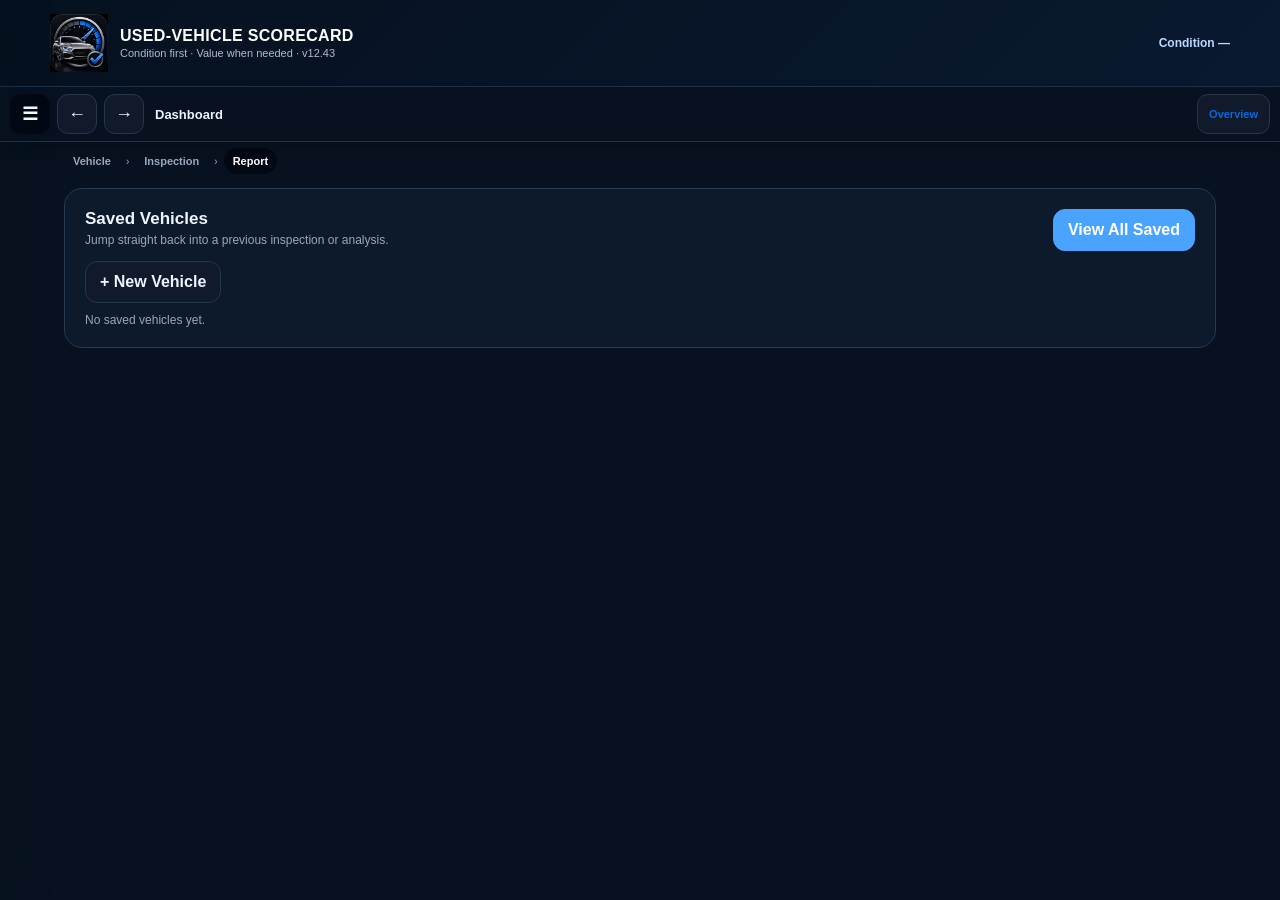
<file: index.html>
<!doctype html>
<html lang="en" data-theme="light">
<head>
  <meta charset="utf-8">
  <meta name="viewport" content="width=device-width,initial-scale=1,viewport-fit=cover">
  <meta name="theme-color" content="#08111f">
  <meta name="apple-mobile-web-app-capable" content="yes">
  <meta name="apple-mobile-web-app-title" content="Vehicle Scorecard">
  <link rel="apple-touch-icon" href="icon-180.png">
<link rel="icon" type="image/png" sizes="192x192" href="icon-192.png">
  <link rel="manifest" href="manifest.webmanifest">
  <link rel="stylesheet" href="styles.css">
  <title>Used-Vehicle Scorecard</title>
  <link rel="stylesheet" href="progressive-v1214.css">
  <link rel="stylesheet" href="coverage-v1215.css">
</head>
<body>
  <header class="app-header">
    <div class="brand">
      <div class="brandmark">✓</div>
      <div>
        <h1>USED-VEHICLE SCORECARD</h1>
        <div class="sub">Condition first · Value when needed · <span id="buildLabel">v11.0</span></div>
      </div>
      <div class="score" id="topScore">Condition —</div>
    </div>
  </header>

  <div id="appControlbar" class="app-controlbar no-print">
    <button id="appMenu" class="menu-btn" aria-label="Open menu">☰</button>
    <button id="appBack" aria-label="Back">←</button>
    <button id="appForward" aria-label="Forward">→</button>
    <div id="appPageName" class="page-name">Dashboard</div>
    <div class="control-spacer"></div>
    <button id="appOverview" class="compact-action">Overview</button>
  </div>

  <div id="workflowStrip" class="workflow-strip no-print"></div>

  <main class="shell">
    <section id="homePage" class="page active">
      <div id="quickSaved" class="card"></div>

      <div class="dashboard-grid">
        <div class="card dash-main">
          <div>
            <div class="eyebrow">VEHICLE ASSESSMENT WORKSPACE</div>
            <h2>Condition first.<br>Numbers when you need them.</h2>
            <p>
              Build a defensible vehicle condition scorecard first.
              Add recon, local market references and buy/sell analysis only when needed.
            </p>
          </div>

          <div class="start-grid">
            <button class="start-card" data-start-layer="condition">
              <b>Condition Assessment</b>
              <span>Inspect, score and document the vehicle.</span>
            </button>

            <button class="start-card" data-start-layer="value">
              <b>Condition + Value</b>
              <span>Add recon, market and buy/sell pricing analysis.</span>
            </button>
          </div>
        </div>

        <div class="card">
          <div class="title">At a Glance</div>
          <div class="results">
            <div class="metric"><div class="muted">Saved</div><div class="v" id="dashSaved">0</div></div>
            <div class="metric"><div class="muted">Current Score</div><div class="v" id="dashScore">—</div></div>
            <div class="metric"><div class="muted">Known Recon</div><div class="v" id="dashRecon">$0</div></div>
            <div class="metric"><div class="muted">Assessment</div><div class="v" id="dashMode">—</div></div>
          </div>
          <div class="title section-title">Recent Vehicles</div>
          <div id="dashRecent" class="recent"></div>
        </div>
      </div>

      <section id="dashboardReport" class="card report-card"></section>
    </section>

    <section id="profilePage" class="page">
      <div class="card">
        <div class="title">Vehicle Information</div>
        <div class="hint">
          Choose the assessment type first, then identify the vehicle.
          Year, make, model and mileage are required unless mileage is explicitly unknown.
        </div>

        <div id="assessmentSelector" class="assessment-selector">
          <div class="selector-label">Assessment Type *</div>

          <div class="assessment-layer-grid">
            <button type="button" class="assessment-choice" data-layer="condition">
              <b>Condition Assessment</b>
              <span>Condition scorecard only.</span>
            </button>

            <button type="button" class="assessment-choice" data-layer="value">
              <b>Condition + Value</b>
              <span>Add recon, market and pricing analysis.</span>
            </button>
          </div>

          <div id="valueModeChoices" class="value-mode-grid">
            <button type="button" class="assessment-choice" data-value-mode="buy">
              <b>Buying</b>
              <span>Is the vehicle worth buying at this price?</span>
            </button>

            <button type="button" class="assessment-choice" data-value-mode="sell">
              <b>Selling</b>
              <span>What is a realistic sale strategy and net?</span>
            </button>
          </div>
        </div>

        <div class="grid4 field-grid">
          <label>VIN<input id="vin" maxlength="17" autocomplete="off"></label>
          <label>Year *<select id="yearSelect"><option value="">Select Year</option></select><input id="year" type="hidden"></label>
          <label>Make *<select id="makeSelect" disabled><option value="">Select Year First</option></select><input id="make" type="hidden"></label>
          <label>Model *<select id="modelSelect" disabled><option value="">Select Make First</option></select></label>
          <label>Manual Model<input id="model" placeholder="Use if model is not listed"></label>
          <label>Trim / Series<input id="trim"></label>
          <label>
            Mileage *
            <input id="mileage" inputmode="numeric">
            <span class="inline-check"><input id="mileageUnknown" type="checkbox">Mileage unknown / N/A</span>
          </label>
          <label>Asking Price<input id="asking" inputmode="decimal"></label>
          <label>ZIP Code<input id="zip" maxlength="5" inputmode="numeric"></label>
          <label>Seller<input id="seller"></label>
          <label>Title<select id="title"><option>Clean</option><option>Salvage</option><option>Rebuilt</option><option>Other / Unknown</option></select></label>
          <label>Keys<input id="keys" inputmode="numeric"></label>
          <label>Cold on Arrival<select id="cold"><option>Unknown</option><option>Yes</option><option>No</option></select></label>
          <label>Service Records<select id="records"><option>None</option><option>Some</option><option>Good</option><option>Complete</option></select></label>
        </div>

        <div class="toolbar inline-toolbar no-print">
          <button class="btn primary" id="decodeVin">Decode VIN</button>
          <button class="btn" id="checkRecalls">Check Recalls</button>
        </div>

        <div id="decodeStatus" class="notice">Select a year or enter a complete 17-character VIN.</div>
        <div id="recallResults" class="notice hidden"></div>
      </div>

      <div class="page-actions no-print">
        <button class="btn" data-prev>← Back</button>
        <button class="btn primary" data-next>Inspection →</button>
      </div>
    </section>

    <section id="inspectionPage" class="page">
      <div class="card hero">
        <div class="section-head">
          <div>
            <div class="muted">PHYSICAL CONDITION</div>
            <div class="hero-score" id="pct">—</div>
            <div id="grade">No scored checks yet</div>
          </div>
          <div class="hero-side">
            <div class="muted">Inspection Coverage</div>
            <b id="completionPct">0%</b>
            <div class="muted"><span id="answeredCount">0</span>/<span id="applicableCount">0</span> completed</div>
          </div>
        </div>

        <div class="progress"><div id="scorebar"></div></div>

        <div class="metrics">
          <div class="metric"><div class="muted">Maintenance Confidence</div><div class="v" id="maintenanceScore">—</div><div class="muted" id="maintenanceLabel">Not assessed</div></div>
          <div class="metric"><div class="muted">Transaction / History</div><div class="v" id="transactionStatus">Pending</div><div class="muted" id="transactionFlags">No checks completed</div></div>
          <div class="metric"><div class="muted">Critical Red Flags</div><div class="v" id="redFlagCount">0</div></div>
          <div class="metric"><div class="muted">Priority Modules</div><div class="v" id="priorityCount">0</div><div class="muted" id="recommendedCount">0 recommended</div></div>
        </div>
      </div>

      <div id="vehicleIntel" class="card intelligence-card"></div>

      <div class="card legend-card">
        <b>Section completion</b>
        <span>N/A counts as answered for completion, but is excluded from condition scoring.</span>
        <div><em>3</em> Good / Normal · <em>2</em> Moderate / Concern · <em>1</em> Poor / Needs Attention · <em>N/A</em> Not equipped / not applicable</div>
      </div>

      <div id="inspectionGroups"></div>

      <div class="page-actions no-print">
        <button class="btn" data-prev>← Vehicle</button>
        <button class="btn primary" data-next>Next →</button>
      </div>
    </section>

    <section id="reconPage" class="page value-page">
      <div class="card">
        <div class="title">Reconditioning Plan</div>
        <div class="hint">Standard rough allowances are editable. Recommended and Required items feed the known recon total.</div>
        <div class="scroll table-wrap"><table><thead><tr><th>Item</th><th>Status</th><th>Standard</th><th>Your Cost</th><th>Used</th></tr></thead><tbody id="reconBody"></tbody></table></div>
        <div class="results">
          <div class="metric"><div class="muted">Required Repairs</div><div class="v" id="requiredRecon">$0</div></div>
          <div class="metric"><div class="muted">Recommended</div><div class="v" id="recommendedRecon">$0</div></div>
          <div class="metric"><div class="muted">Cosmetic / Prep</div><div class="v" id="cosmeticRecon">$0</div></div>
          <div class="metric"><div class="muted">Known Recon</div><div class="v" id="reconTotal">$0</div></div>
        </div>
        <div class="grid3 section-gap">
          <label>Unknown Repair / Risk Reserve<input id="contingency" inputmode="decimal" placeholder="0"><span class="field-help">Reserve for unexpected repair costs you may have missed.</span></label>
          <div class="metric"><div class="muted">Unknown / Risk Items</div><div class="v" id="unknownReconCount">0</div></div>
          <div class="metric"><div class="muted">Potential All-In Recon</div><div class="v" id="reconRisk">$0</div></div>
        </div>
      </div>
      <div class="page-actions no-print"><button class="btn" data-prev>← Inspection</button><button class="btn primary" data-next>Market →</button></div>
    </section>

    <section id="marketPage" class="page value-page">
      <div class="card">
        <div class="title">Local Market & Value References</div>
        <div class="hint">Manual market references only. No paid API key is required.</div>
        <div class="grid4 field-grid">
          <label>ZIP<input id="marketZip" maxlength="5"></label>
          <label>Radius<input id="marketRadius" value="50"></label>
          <label>Subject Mileage<input id="compMileage" readonly><span class="field-help">Uses the vehicle mileage for comparable adjustments.</span></label>
          <label>Notes<input id="marketNotes"></label>
        </div>
        <div class="toolbar inline-toolbar"><button class="btn primary" id="runMarketSearch">Open Local Search</button><button class="btn" id="refreshMarketLinks">Refresh Links</button></div>
        <div id="marketStatus" class="notice">Confirm vehicle details and ZIP, then enter market references below.</div>
        <div class="grid4 market-grid section-gap v12-advanced">
          <div class="source"><b>KBB Guide</b><div class="grid2"><label>Trade Midpoint<input id="kbbTrade"></label><label>Private Midpoint<input id="kbbPrivate"></label></div><a id="openKbb" target="_blank" rel="noopener">Open KBB</a></div>
          <div class="source"><b>Edmunds Guide</b><div class="grid2"><label>Trade Midpoint<input id="edmundsTrade"></label><label>Private Midpoint<input id="edmundsPrivate"></label></div><a id="openEdmunds" target="_blank" rel="noopener">Open Edmunds</a></div>
          <div class="source"><b>Wholesale Reference</b><label>Estimated Wholesale Value<input id="estimatedWholesale"></label><span class="field-help">Conservative market downside estimate; not a guaranteed offer.</span></div>
          <div class="source"><b>Comparable Search</b><div class="field-help">Enter the closest year and mileage you can find. Each listing is normalized to the assessed vehicle.</div><a id="openCarGurus" target="_blank" rel="noopener">Search Dealers</a><br><a id="openSearch" target="_blank" rel="noopener">Search Private Listings</a></div>
        </div>
        <div class="title section-gap v12-advanced">Verified Exit Offers</div><div class="hint v12-advanced">Enter current executable offers separately. The highest eligible net offer becomes the guaranteed exit.</div>
        <div class="grid3 field-grid market-comp-grid v12-advanced">
          <div class="source"><b>Instant Cash Offer #1</b><label>Offer Amount<input id="instantOffer"></label><label>Expires<input id="instantOfferDate" type="date"></label></div>
          <div class="source"><b>Instant Cash Offer #2</b><label>Offer Amount<input id="instantOffer2"></label><label>Expires<input id="instantOffer2Date" type="date"></label></div>
          <div class="source"><b>Dealer Cash Purchase Offer</b><label>Offer Amount<input id="dealerCashOffer"></label><label>Expires<input id="dealerCashOfferDate" type="date"></label></div>
          <div class="source"><b>Actual Trade Offer</b><label>Trade Allowance<input id="actualTradeOffer"></label><label>Estimated Tax Benefit<input id="tradeTaxBenefit"></label><label>Use Trade in Best Exit?<select id="tradeApplies"><option value="no">No — not replacing vehicle</option><option value="yes">Yes — replacement purchase planned</option></select></label><label>Expires<input id="actualTradeOfferDate" type="date"></label></div>
        </div>
        <div class="title section-gap">Private-Party Comparables</div><div class="hint">Three listings create a usable private-market median.</div>
        <div class="grid3 field-grid market-comp-grid">
          <div class="source"><b>Private #1</b><label>Price<input id="private1Price"></label><label>Year<input id="private1Year"></label><label>Mileage<input id="private1Mileage"></label></div>
          <div class="source"><b>Private #2</b><label>Price<input id="private2Price"></label><label>Year<input id="private2Year"></label><label>Mileage<input id="private2Mileage"></label></div>
          <div class="source"><b>Private #3</b><label>Price<input id="private3Price"></label><label>Year<input id="private3Year"></label><label>Mileage<input id="private3Mileage"></label></div>
        </div>
        <div class="title section-gap">Dealer Comparables</div><div class="hint">Three listings create a usable dealer-retail median.</div>
        <div class="grid3 field-grid market-comp-grid">
          <div class="source"><b>Dealer #1</b><label>Price<input id="dealer1Price"></label><label>Year<input id="dealer1Year"></label><label>Mileage<input id="dealer1Mileage"></label></div>
          <div class="source"><b>Dealer #2</b><label>Price<input id="dealer2Price"></label><label>Year<input id="dealer2Year"></label><label>Mileage<input id="dealer2Mileage"></label></div>
          <div class="source"><b>Dealer #3</b><label>Price<input id="dealer3Price"></label><label>Year<input id="dealer3Year"></label><label>Mileage<input id="dealer3Mileage"></label></div>
        </div>
        <div class="results v12-advanced">
          <div class="metric"><div class="muted">Trade Guide Midpoint</div><div class="v" id="guideTradeAvg">$0</div></div>
          <div class="metric"><div class="muted">Private Guide Midpoint</div><div class="v" id="guidePrivateAvg">$0</div></div>
          <div class="metric"><div class="muted">Normalized Local Median</div><div class="v" id="localCompAvg">$0</div></div>
          <div class="metric"><div class="muted">Condition-Adjusted</div><div class="v" id="scoreAdjustedMarket">$0</div></div>
          <div class="metric"><div class="muted">Market Downside</div><div class="v" id="marketDownside">$0</div></div>
          <div class="metric"><div class="muted">Guaranteed Cash Exit</div><div class="v" id="guaranteedCashExit">$0</div></div>
          <div class="metric"><div class="muted">Effective Trade Value</div><div class="v" id="effectiveTradeValue">$0</div></div>
          <div class="metric"><div class="muted">Best Guaranteed Exit</div><div class="v" id="bestGuaranteedExit">$0</div></div>
        </div>
      </div>
      <div class="page-actions no-print"><button class="btn" data-prev>← Recon</button><button class="btn primary" data-next>Value →</button></div>
    </section>

    <section id="dealPage" class="page value-page">
      <div class="card value-only-context" id="valueOnlyConditionCard">
        <div class="title">Known Condition & Repairs</div>
        <div class="hint">For Value Analysis Only, enter what you already know from the listing, seller or records. These inputs keep the value estimate self-contained without requiring a physical inspection or Recon page.</div>
        <div class="grid3 field-grid">
          <label>Known / Reported Condition
            <select id="knownCondition">
              <option value="">Unknown — use fair/typical assumption</option>
              <option value="excellent">Excellent</option>
              <option value="good">Good</option>
              <option value="fair">Fair</option>
              <option value="poor">Poor</option>
            </select>
            <span class="field-help">Use only condition information you actually have; this is not a substitute for an inspection.</span>
          </label>
          <label>Known Repair Estimate
            <input id="knownRepairEstimate" inputmode="decimal" placeholder="0">
            <span class="field-help">Total known or seller-disclosed repair cost. It is deducted from the Value-only as-is estimate.</span>
          </label>
          <label>Known Repairs / Condition Notes
            <textarea id="knownRepairs" rows="4" placeholder="Seller disclosures, warning lights, cosmetic damage, maintenance needs, etc."></textarea>
            <span class="field-help">Document the source and what is known versus uncertain.</span>
          </label>
        </div>
        <div id="valueConditionBasis" class="notice">Condition basis: fair/typical assumption until you enter reported condition or complete an inspection.</div>
      </div>
      <div class="card">
        <div class="title">Value & Price Analysis</div>
        <div class="hint" id="dealModeHint">Complete the selected buy or sell analysis.</div>
        <div class="analysis-tabs"><button class="analysis-tab" data-analysis-mode="sell">Selling</button><button class="analysis-tab" data-analysis-mode="buy">Buying</button></div>
        <div id="sellAnalysis">
          <div class="plain-guide"><div class="plain-guide-title">Selling: estimated value and proceeds</div><p>The app estimates these values from condition, market references, mileage and planned recon. Enter only your known costs, minimum take-home and selling strategy.</p></div>
          <div class="grid4 field-grid">
            <label>Asking Price<input id="sellAsk"><span class="field-help">The price the vehicle is advertised or planned to be advertised for.</span></label>
            <label>Estimated As-Is Value<input id="sellAsIs"><span class="field-help">Calculated estimate before planned repairs.</span></label>
            <label>Estimated Post-Recon Value<input id="sellPostRecon"><span class="field-help">Calculated estimate after the selected planned work.</span></label>
            <label>Recommended List Price<input id="sellList"><span class="field-help">Calculated asking price with room for negotiation.</span></label>
            <label>Projected Sale Price<input id="sellTarget"><span class="field-help">Calculated realistic transaction estimate.</span></label>
            <label>Quick-Sale Estimate<input id="sellQuick"><span class="field-help">Calculated lower price intended to improve sale speed.</span></label>
            <label>Minimum Acceptable Price<input id="sellFloor"><span class="field-help">The lowest sale price you are willing to accept.</span></label>
            <label>Other Selling Costs<input id="sellCosts"></label>
            <label>Recon Strategy<select id="sellReconMode"><option value="all">Complete Planned Recon</option><option value="required">Required Only</option><option value="none">Sell As-Is</option></select></label>
          </div>
          <div class="results">
            <div class="metric"><div class="muted">Recon Included</div><div class="v" id="sellReconUsed">$0</div></div>
            <div class="metric"><div class="muted">Estimated Take-Home</div><div class="v" id="sellNet">$0</div></div>
            <div class="metric"><div class="muted">Net Recon Benefit</div><div class="v" id="reconBenefit">$0</div></div>
            <div class="metric"><div class="muted">Pricing Check</div><div class="v" id="pricingCheck">—</div></div>
          </div>
        </div>
        <div id="buyAnalysis" class="hidden">
          <div class="plain-guide"><div class="plain-guide-title">Buying: what these numbers mean</div><p>Choose whether this is for personal ownership or resale. Personal-use analysis compares the all-in purchase cost with condition-adjusted market value; profit metrics only apply to resale/flip purchases.</p></div>
          <div class="grid4 field-grid">
            <label>Purchase Intent<select id="buyIntent"><option value="ownership">Personal Use / Ownership</option><option value="flip">Resale / Flip</option></select><span class="field-help">Controls whether the analysis evaluates ownership value or resale profitability.</span></label>
            <label>List Price<input id="buyAsk"><span class="field-help">The vehicle's advertised price.</span></label>
            <label>Target Purchase Price<input id="buyTarget"><span class="field-help">What you actually plan to offer or pay.</span></label>
            <label><span id="buyValueFieldLabel">Estimated Market Value</span><input id="buyResale"><span class="field-help" id="buyValueFieldHelp">A realistic condition-adjusted value for comparison with your all-in cost.</span></label>
            <label data-buy-flip-only>Required Profit<input id="requiredProfit"><span class="field-help">Minimum profit you want the resale deal to produce.</span></label>
            <label>Tax / Title / Registration<input id="buyFees"></label>
            <label>Other Acquisition Costs<input id="buyAcqCosts"></label>
            <label data-buy-flip-only>Selling Costs<input id="buySellingCosts"></label>
            <label>Use Recon<select id="buyReconMode"><option value="all">Potential All-In Recon</option><option value="known">Known Recon Only</option><option value="required">Required Only</option></select></label>
          </div>
          <div class="results">
            <div class="metric"><div class="muted">Recon Used</div><div class="v" id="buyReconUsed">$0</div></div>
            <div class="metric"><div class="muted">Total Basis</div><div class="v" id="buyBasis">$0</div></div>
            <div class="metric"><div class="muted" id="buyProfitLabel">Value Position</div><div class="v" id="buyProfit">$0</div></div>
            <div class="metric"><div class="muted" id="buyRoiLabel">Value Position %</div><div class="v" id="buyROI">0%</div></div>
            <div class="metric" data-buy-flip-only><div class="muted">Margin on Sale</div><div class="v" id="buyMargin">0%</div></div>
            <div class="metric"><div class="muted">Maximum Buy</div><div class="v" id="calculatedMaxBuy">$0</div></div>
            <div class="metric"><div class="muted">Gap vs Ask</div><div class="v" id="negotiationGap">$0</div></div>
            <div class="metric"><div class="muted">Deal Assessment</div><div class="v" id="dealAssessment">—</div></div>
          </div>
        </div>
      </div>
      <div class="card">
        <div class="title">Final Decision</div>
        <div class="grid3">
          <label>Decision<select id="decision"><option>Undecided</option><option>Buy</option><option>Negotiate</option><option>Private Sale</option><option>Consign</option><option>Trade / Wholesale</option><option>Pass</option></select></label>
          <label>Status<select id="status"><option>In Progress</option><option>Complete</option><option>Needs PPI</option><option>Rejected</option></select></label>
          <label>Follow-Up<input id="followup"></label>
        </div>
        <label class="block-label">Key Defects / Negotiation Notes<textarea id="notes"></textarea></label>
      </div>
      <div class="page-actions no-print"><button class="btn" data-prev>← Market</button><button class="btn primary" data-next>View Report →</button></div>
    </section>

    <section id="savedPage" class="page">
      <div class="card">
        <div class="title">Saved Vehicles</div>
        <div class="toolbar inline-toolbar"><button class="btn" id="exportCurrent">Export Current</button><button class="btn" id="exportAll">Export All</button><label class="btn import-label">Import Backup<input id="importFile" type="file" accept="application/json"></label></div>
        <div id="savedList"></div>
      </div>
      <div class="card"><div class="title">Compare Vehicles</div><div id="comparePicker"></div><div class="scroll"><table id="compareTable"></table></div></div>
      <div class="page-actions no-print"><button class="btn" data-prev>← Back</button><button class="btn primary" id="savedOverview">Overview</button></div>
    </section>
  </main>

  <div id="appScrim" class="app-drawer-scrim"></div>
  <aside id="appDrawer" class="app-drawer no-print">
    <div class="drawer-head">
      <div class="drawer-emblem">✓</div>
      <div><div class="drawer-title">Vehicle Scorecard</div><div class="drawer-version" id="drawerVersion">v11.0 · Production</div></div>
      <button id="appClose" class="drawer-close" aria-label="Close menu">×</button>
    </div>
    <div class="drawer-section-label">NAVIGATE</div>
    <div id="drawerPages" class="drawer-pages"></div>
    <div class="drawer-section-label">APP</div>
    <div class="drawer-tools">
      <div id="buildStatus" class="build-status">Current build: v11.0</div>
      <div class="theme-row"><span id="themeLabel">Dark Mode Off</span><button id="themeSwitch" class="theme-switch" aria-label="Toggle dark mode"></button></div>
      <button id="drawerSave" class="drawer-tool">Save Current Vehicle</button>
      <button id="drawerPrint" class="drawer-tool">Print / Save PDF</button>
      <button id="drawerUpdate" class="drawer-tool primary">Update / Refresh App</button>
    </div>
  </aside>

  <div id="appToast" class="update-toast"></div>

  <script src="core.js?v=12.43"></script>
  <script src="inspection.js?v=12.43"></script>
  <script src="intelligence.js?v=12.43"></script>
  <script src="ui.js?v=12.43"></script>
  <script src="progressive-v1214.js?v=12.43"></script>
  <script src="coverage-v1215.js?v=12.43"></script>
</body>
</html>
</file>
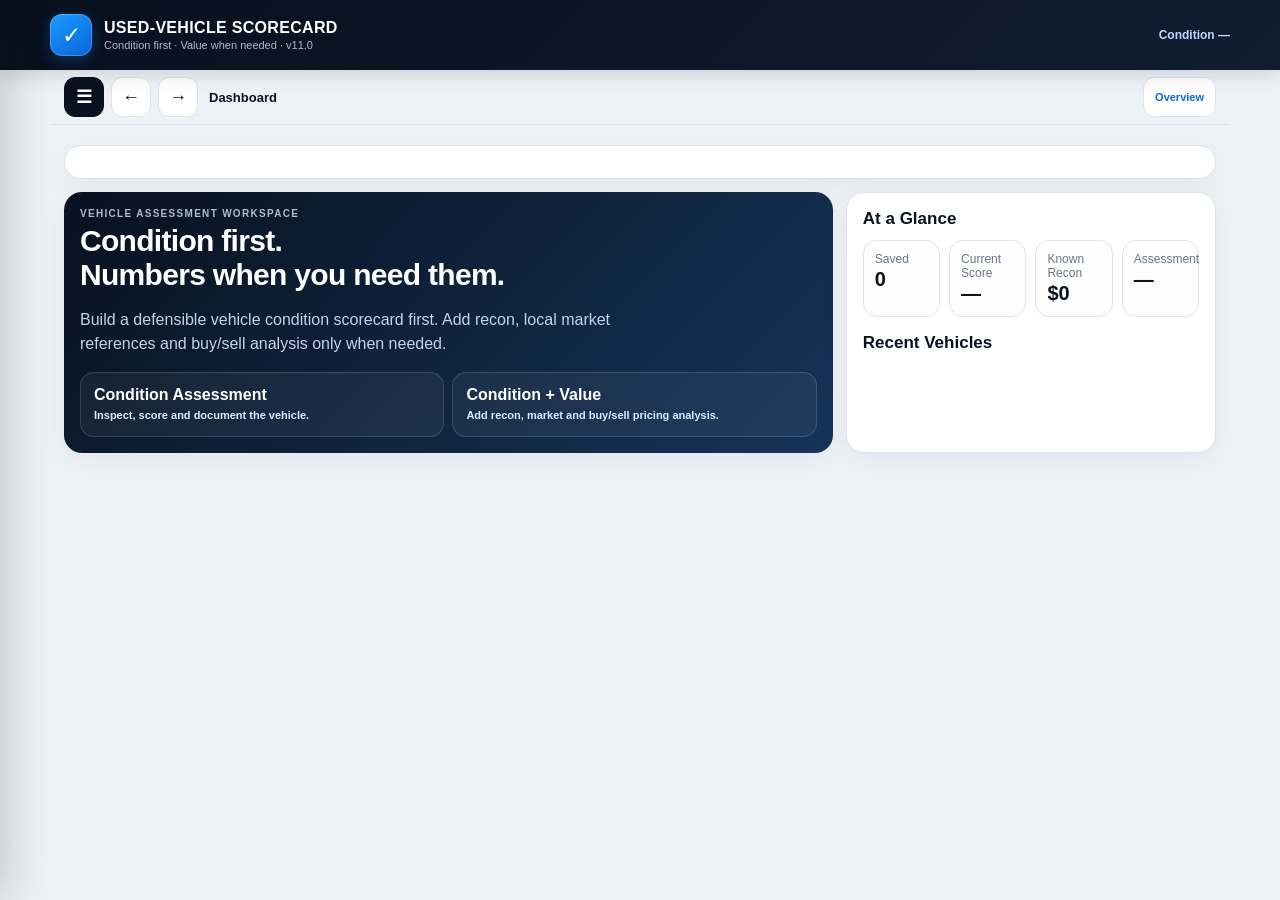
<file: refresh.html>
<!doctype html>
<html lang="en">
<head>
  <meta charset="utf-8">
  <meta name="viewport" content="width=device-width,initial-scale=1">
  <title>Refreshing Vehicle Scorecard</title>
  <style>
    body{margin:0;min-height:100vh;display:grid;place-items:center;background:#07111f;color:#edf5ff;font:16px system-ui,sans-serif}
    main{max-width:440px;padding:28px;text-align:center}
    .spinner{width:42px;height:42px;margin:0 auto 18px;border:4px solid #25384f;border-top-color:#1687ff;border-radius:50%;animation:spin .8s linear infinite}
    p{color:#9cacbf;line-height:1.5}@keyframes spin{to{transform:rotate(360deg)}}
  </style>
</head>
<body>
  <main><div class="spinner"></div><h1>Refreshing the app</h1><p>Saved vehicles are being preserved while the old app shell is replaced.</p></main>
  <script>
    (async()=>{
      try{
        if("serviceWorker" in navigator){
          const registrations=await navigator.serviceWorker.getRegistrations();
          await Promise.all(registrations.map(registration=>registration.unregister()));
        }
        if("caches" in window){
          const keys=await caches.keys();
          await Promise.all(keys.filter(key=>key.startsWith("vehicle-scorecard")).map(key=>caches.delete(key)));
        }
      }finally{
        location.replace("./?refresh=1225-"+Date.now());
      }
    })();
  </script>
</body>
</html>
</file>
<file: styles.css>
:root {
  --bg: #eef2f7;
  --card: #ffffff;
  --ink: #0b1220;
  --muted: #697386;
  --line: #dce3ec;
  --dark: #08111f;
  --blue: #1687ff;
  --blue2: #eaf4ff;
  --good: #15803d;
  --goodbg: #ecfdf3;
  --warn: #b45309;
  --warnbg: #fff7ed;
  --bad: #b91c1c;
  --badbg: #fef2f2;
  --shadow: 0 8px 28px #0b12200c;
}

* { box-sizing: border-box; }
html { scroll-behavior: smooth; }
body {
  margin: 0;
  font-family: -apple-system, BlinkMacSystemFont, "Segoe UI", Inter, Arial, sans-serif;
  background: var(--bg);
  color: var(--ink);
}
button, input, select, textarea { font: inherit; }
button { cursor: pointer; }

.app-header {
  position: sticky;
  top: 0;
  z-index: 70;
  padding: 14px max(14px, env(safe-area-inset-left));
  color: #fff;
  background: linear-gradient(135deg, #07101d, #101d31);
  box-shadow: 0 5px 18px #0002;
}
.brand {
  max-width: 1180px;
  margin: auto;
  display: flex;
  align-items: center;
  gap: 12px;
}
.brandmark, .drawer-emblem {
  display: grid;
  place-items: center;
  color: #fff;
  background: linear-gradient(145deg, #1b9cff, #0864d8);
  box-shadow: inset 0 0 0 1px #ffffff38, 0 4px 14px #1687ff44;
}
.brandmark { width: 42px; height: 42px; border-radius: 12px; font-size: 23px; }
.brand h1 { margin: 0; font-size: 16px; letter-spacing: .2px; }
.brand .sub { margin-top: 2px; color: #aebbd0; font-size: 11px; }
.brand .score { margin-left: auto; color: #b9d9ff; font-size: 12px; font-weight: 850; }

.app-controlbar {
  position: sticky;
  top: 70px;
  z-index: 65;
  max-width: 1180px;
  margin: 0 auto 8px;
  padding: 7px 14px;
  display: flex;
  align-items: center;
  gap: 7px;
  background: color-mix(in srgb, var(--bg) 94%, transparent);
  backdrop-filter: blur(14px);
  border-bottom: 1px solid var(--line);
}
.app-controlbar button {
  min-width: 40px;
  height: 40px;
  border: 1px solid var(--line);
  border-radius: 11px;
  background: var(--card);
  color: var(--ink);
  font-size: 18px;
  font-weight: 900;
}
.app-controlbar button:disabled { opacity: .35; }
.app-controlbar .menu-btn { color: #fff; background: var(--dark); border-color: var(--dark); }
.page-name { margin-left: 4px; font-size: 13px; font-weight: 900; }
.control-spacer { flex: 1; }
.compact-action { width: auto !important; padding: 0 11px !important; color: #0969da !important; font-size: 11px !important; }

.workflow-strip {
  max-width: 1180px;
  margin: -2px auto 10px;
  padding: 0 14px;
  display: flex;
  align-items: center;
  gap: 6px;
  overflow-x: auto;
}
.workflow-step {
  border: 0;
  border-radius: 999px;
  padding: 7px 9px;
  color: var(--muted);
  background: transparent;
  font-size: 11px;
  font-weight: 850;
  white-space: nowrap;
}
.workflow-step.active { color: #fff; background: var(--dark); }
.workflow-step.done { color: var(--good); }
.workflow-arrow { color: var(--muted); font-size: 10px; }

.shell { max-width: 1180px; margin: auto; padding: 4px 14px 92px; }
.page { display: none; }
.page.active { display: block; }
.card {
  margin-bottom: 13px;
  padding: 16px;
  background: var(--card);
  border: 1px solid var(--line);
  border-radius: 18px;
  box-shadow: var(--shadow);
}
.title { margin-bottom: 4px; font-size: 17px; font-weight: 900; }
.section-title { margin-top: 16px; }
.hint, .muted, .field-help { color: var(--muted); }
.hint, .muted { font-size: 12px; }
.field-help { display: block; margin-top: 5px; font-size: 11px; line-height: 1.35; font-weight: 500; }
.eyebrow { color: #aebbd0; font-size: 10px; font-weight: 900; letter-spacing: .13em; }

.grid2, .grid3, .grid4 { display: grid; gap: 10px; }
.grid2 { grid-template-columns: repeat(2, 1fr); }
.grid3 { grid-template-columns: repeat(3, 1fr); }
.grid4 { grid-template-columns: repeat(4, 1fr); }
.field-grid { margin-top: 12px; }
label { color: var(--muted); font-size: 12px; font-weight: 650; }
input, select, textarea {
  width: 100%;
  margin-top: 4px;
  padding: 11px 12px;
  color: var(--ink);
  background: color-mix(in srgb, var(--card) 94%, var(--bg));
  border: 1px solid var(--line);
  border-radius: 12px;
  outline: none;
  font-size: 16px;
}
input:focus, select:focus, textarea:focus {
  background: var(--card);
  border-color: var(--blue);
  box-shadow: 0 0 0 3px #1687ff18;
}
textarea { min-height: 88px; }
.inline-check { margin-top: 7px; display: flex; align-items: center; gap: 7px; font-size: 11px; font-weight: 650; }
.inline-check input { width: auto; margin: 0; }
.block-label { display: block; margin-top: 10px; }

.btn {
  min-height: 42px;
  padding: 10px 14px;
  color: var(--ink);
  background: var(--card);
  border: 1px solid var(--line);
  border-radius: 12px;
  box-shadow: 0 1px 2px #00000008;
  font-weight: 750;
}
.btn.primary { color: #fff; background: var(--blue); border-color: var(--blue); }
.toolbar { display: flex; align-items: center; flex-wrap: wrap; gap: 8px; }
.inline-toolbar { margin-top: 12px; }
.notice {
  margin-top: 8px;
  padding: 10px;
  background: color-mix(in srgb, var(--card) 94%, var(--bg));
  border: 1px solid var(--line);
  border-radius: 12px;
  font-size: 12px;
}
.hidden { display: none !important; }

.dashboard-grid { display: grid; grid-template-columns: 1.35fr .65fr; gap: 13px; }
.dash-main {
  min-height: 235px;
  display: flex;
  flex-direction: column;
  justify-content: space-between;
  color: #fff;
  background: linear-gradient(135deg, #08111f, #153458);
  border: 0;
}
.dash-main h2 { margin: 5px 0 7px; font-size: 30px; letter-spacing: -.7px; }
.dash-main p { max-width: 600px; color: #c4d3e8; line-height: 1.5; }
.start-grid { display: grid; grid-template-columns: repeat(2, minmax(0, 1fr)); gap: 8px; }
.start-card, .assessment-choice { text-align: left; border-radius: 14px; font-weight: 800; }
.start-card { padding: 13px; color: #dcecff; background: #ffffff0d; border: 1px solid #ffffff25; }
.start-card b, .assessment-choice b { display: block; margin-bottom: 4px; }
.start-card b { color: #fff; }
.start-card span, .assessment-choice span { display: block; font-size: 11px; line-height: 1.4; }

.results, .metrics {
  display: grid;
  grid-template-columns: repeat(4, minmax(0, 1fr));
  gap: 9px;
  margin-top: 11px;
}
.metric {
  padding: 11px;
  background: color-mix(in srgb, var(--card) 96%, var(--bg));
  border: 1px solid var(--line);
  border-radius: 14px;
}
.metric .v { margin-top: 2px; font-size: 20px; font-weight: 900; }

.recent, .quick-list { display: grid; gap: 8px; }
.saved-card, .quick-card { padding: 12px; background: var(--card); border: 1px solid var(--line); border-radius: 14px; }
.saved-card .vehicle-name, .quick-card b { font-size: 15px; font-weight: 900; }
.quick-head { display: flex; align-items: flex-start; justify-content: space-between; gap: 10px; }
.quick-actions { margin: 10px 0; display: flex; gap: 7px; flex-wrap: wrap; }
.quick-list { grid-template-columns: repeat(2, minmax(0, 1fr)); }
.quick-card { text-align: left; color: var(--ink); }
.quick-card span, .quick-card em { display: block; margin-top: 3px; font-size: 11px; }
.quick-card span { color: var(--muted); }
.quick-card em { color: var(--blue); font-style: normal; font-weight: 900; }

.report-card:empty { display: none; }
.report-kicker { margin-bottom: 5px; color: var(--blue); font-size: 10px; font-weight: 950; letter-spacing: .13em; }
.report-title { font-size: clamp(22px, 4vw, 34px); font-weight: 950; }
.report-meta { margin-top: 3px; color: var(--muted); font-size: 11px; line-height: 1.5; }
.report-hero { margin-top: 16px; display: grid; grid-template-columns: 1fr 1fr; gap: 12px; }
.report-hero > div { padding: 16px; background: linear-gradient(145deg, #f8fbff, #eef5fc); border: 1px solid var(--line); border-radius: 16px; }
.report-score { margin-top: 5px; font-size: 42px; font-weight: 950; }
.report-verdict { font-size: clamp(23px, 4vw, 36px); }
.report-grid { margin-top: 10px; display: grid; grid-template-columns: repeat(3, minmax(0, 1fr)); gap: 8px; }
.report-actions { margin-top: 13px; display: flex; flex-wrap: wrap; gap: 7px; }
.report-actions button { padding: 9px 11px; color: var(--ink); background: var(--card); border: 1px solid var(--line); border-radius: 10px; font-weight: 800; }
.report-actions button:first-child { color: #fff; background: var(--blue); border-color: var(--blue); }

.assessment-selector { margin-top: 12px; }
.selector-label { margin-bottom: 7px; font-size: 12px; font-weight: 900; }
.assessment-layer-grid, .value-mode-grid { display: grid; grid-template-columns: repeat(2, minmax(0, 1fr)); gap: 9px; }
.value-mode-grid { display: none; margin-top: 9px; }
.value-mode-grid.show { display: grid; }
.assessment-choice { padding: 14px; color: var(--ink); background: var(--card); border: 1px solid var(--line); }
.assessment-choice span { color: var(--muted); }
.assessment-choice.active { background: var(--blue2); border-color: var(--blue); box-shadow: 0 0 0 2px #1687ff22; }

.hero { padding: 20px; color: #fff; background: linear-gradient(135deg, #08111f, #142944); border: 0; }
.hero .muted { color: #aebbd0; }
.hero-score { font-size: 52px; font-weight: 950; letter-spacing: -2px; }
.hero-side { text-align: right; }
.progress { height: 8px; margin: 10px 0; overflow: hidden; background: #ffffff1c; border-radius: 99px; }
.progress > div { width: 0; height: 100%; background: linear-gradient(90deg, #1687ff, #4eb1ff); }
.section-head { display: flex; align-items: center; justify-content: space-between; gap: 8px; }

.inspection-controls { background: linear-gradient(145deg, var(--card), #1687ff0a); }
.depth-buttons { margin-top: 12px; display: flex; flex-wrap: wrap; gap: 7px; }
.depth-buttons button { padding: 9px 13px; color: var(--ink); background: var(--card); border: 1px solid var(--line); border-radius: 999px; font-weight: 850; }
.depth-buttons button.active { color: #fff; background: var(--blue); border-color: var(--blue); }
.depth-note { margin-top: 9px; color: var(--muted); font-size: 12px; }

.intelligence-card { display: grid; gap: 8px; }
.intel-head { display: flex; justify-content: space-between; gap: 12px; align-items: flex-start; }
.intel-head span, .intel-note { color: var(--muted); font-size: 11px; line-height: 1.45; }
.intel-source { padding: 5px 8px; border: 1px solid var(--line); border-radius: 999px; white-space: nowrap; }
.legend-card { display: flex; flex-direction: column; gap: 7px; }
.legend-card > span, .legend-card > div { color: var(--muted); font-size: 12px; line-height: 1.45; }
.legend-card em { color: var(--ink); font-style: normal; font-weight: 900; }

.inspection-group { padding: 0; overflow: hidden; }
.inspection-group > summary {
  list-style: none;
  padding: 14px 15px;
  display: grid;
  grid-template-columns: 36px 1fr auto 24px;
  gap: 10px;
  align-items: center;
  cursor: pointer;
}
.inspection-group > summary::-webkit-details-marker { display: none; }
.group-icon { width: 34px; height: 34px; display: grid; place-items: center; color: #0969da; background: var(--blue2); border-radius: 10px; font-weight: 950; }
.group-main b { display: block; font-size: 15px; }
.group-main small { display: block; margin-top: 3px; color: var(--muted); font-size: 11px; line-height: 1.35; }
.group-chevron { color: var(--muted); font-size: 18px; transition: transform .18s; }
.inspection-group[open] .group-chevron { transform: rotate(180deg); }
.group-completion { margin-left: auto; padding: 5px 8px; color: var(--muted); background: #eef3f8; border-radius: 999px; font-size: 11px; font-weight: 900; white-space: nowrap; }
.group-completion[data-state="pending"] { color: #8a5b00; background: #fff3d6; }
.group-completion[data-state="complete"] { color: #167343; background: #e7f7ee; }
.inspection-group.in-progress { border-color: #e4b54b; }
.inspection-group.complete { border-color: #7fc49d; }
.group-body { padding: 0 15px 12px; border-top: 1px solid var(--line); }

.priority-badge { display: inline-block; margin-top: 5px; padding: 4px 7px; color: #0969da; background: #eaf4ff; border-radius: 999px; font-size: 10px; font-weight: 900; }
.priority-badge.high { color: #9a3412; background: #fff0e7; }
.priority-badge.optional { color: var(--muted); background: var(--soft); }
.priority-reasons { margin: 12px 0 4px; padding: 9px; color: var(--muted); background: #1687ff0b; border: 1px solid var(--line); border-radius: 12px; font-size: 11px; line-height: 1.5; }
.priority-reasons b { display: block; margin-bottom: 3px; color: var(--ink); }

.item { padding: 14px 0; border-top: 1px solid color-mix(in srgb, var(--line) 70%, transparent); }
.item:first-child { border-top: 0; }
.rowhead { display: flex; align-items: center; justify-content: space-between; gap: 10px; }
.name { font-weight: 800; }
.pill { padding: 4px 8px; color: #667085; background: #f1f4f8; border-radius: 99px; font-size: 10px; font-weight: 800; }
.choices { margin-top: 9px; display: grid; grid-template-columns: repeat(4, 1fr); gap: 7px; }
.choice { padding: 9px 6px; color: #667085; background: var(--card); border: 1px solid var(--line); border-radius: 11px; font-size: 12px; font-weight: 750; }
.choice.active { color: #075fb8; background: var(--blue2); border-color: var(--blue); box-shadow: 0 0 0 2px #1687ff20; }
.choice.good.active { color: var(--good); background: var(--goodbg); border-color: #86d8a4; }
.choice.mid.active { color: var(--warn); background: var(--warnbg); border-color: #f4bf79; }
.choice.bad.active { color: var(--bad); background: var(--badbg); border-color: #ef9a9a; }
.item-note { margin-top: 7px; }

.scroll { overflow: auto; }
.table-wrap { margin-top: 10px; }
table { width: 100%; border-collapse: separate; border-spacing: 0; font-size: 12px; }
th { color: #5c687a; background: color-mix(in srgb, var(--card) 80%, var(--bg)); text-align: left; }
th, td { padding: 9px; border-bottom: 1px solid var(--line); }
.section-gap { margin-top: 12px; }

.source { padding: 11px; background: color-mix(in srgb, var(--card) 96%, var(--bg)); border: 1px solid var(--line); border-radius: 14px; }
.source a { display: inline-block; margin-top: 8px; color: #0969da; font-weight: 800; text-decoration: none; }
.analysis-tabs { margin: 12px 0; display: flex; gap: 7px; }
.analysis-tab { padding: 10px 14px; color: var(--ink); background: var(--card); border: 1px solid var(--line); border-radius: 12px; font-weight: 850; }
.analysis-tab.active { color: #fff; background: var(--dark); border-color: var(--dark); }
.plain-guide { margin: 10px 0 14px; padding: 13px 14px; background: color-mix(in srgb, var(--card) 94%, #eaf4ff); border: 1px solid var(--line); border-radius: 15px; }
.plain-guide-title { margin-bottom: 5px; font-size: 13px; font-weight: 900; }
.plain-guide p { margin: 0; color: var(--muted); font-size: 12px; line-height: 1.5; }

.page-actions { margin-top: 10px; display: flex; justify-content: space-between; gap: 8px; }
.import-label input { display: none; }

.app-drawer-scrim { position: fixed; inset: 0; z-index: 998; opacity: 0; pointer-events: none; background: #030a143d; transition: .18s; }
.app-drawer-scrim.open { opacity: 1; pointer-events: auto; }
.app-drawer {
  position: fixed;
  inset: 0 auto 0 0;
  z-index: 999;
  width: min(360px, 88vw);
  padding: calc(16px + env(safe-area-inset-top)) 12px calc(14px + env(safe-area-inset-bottom));
  display: flex;
  flex-direction: column;
  background: color-mix(in srgb, var(--card) 96%, var(--bg));
  box-shadow: 18px 0 48px #08111f38;
  transform: translateX(-104%);
  transition: .22s;
}
.app-drawer.open { transform: none; }
.drawer-head { padding: 4px 6px 14px; display: flex; align-items: center; gap: 11px; }
.drawer-emblem { width: 44px; height: 44px; border-radius: 13px; font-size: 22px; font-weight: 950; }
.drawer-title { font-size: 15px; font-weight: 950; }
.drawer-version { margin-top: 2px; color: var(--muted); font-size: 11px; }
.drawer-close { width: 38px; height: 38px; margin-left: auto; border: 0; border-radius: 11px; background: color-mix(in srgb, var(--card) 80%, var(--bg)); color: var(--ink); font-size: 18px; }
.drawer-section-label { padding: 10px 9px 6px; color: #8792a3; font-size: 10px; font-weight: 900; letter-spacing: .11em; }
.drawer-pages { display: grid; gap: 5px; }
.drawer-link { padding: 11px 12px; display: grid; grid-template-columns: 30px 1fr auto; align-items: center; color: var(--ink); background: transparent; border: 0; border-radius: 12px; text-align: left; }
.drawer-link .txt { font-size: 13px; font-weight: 850; }
.drawer-link.active { color: #0969da; background: var(--blue2); }
.drawer-tools { margin-top: auto; padding-top: 10px; display: grid; gap: 7px; border-top: 1px solid var(--line); }
.drawer-tool, .theme-row { padding: 11px 12px; color: var(--ink); background: var(--card); border: 1px solid var(--line); border-radius: 12px; font-size: 12px; font-weight: 800; }
.drawer-tool { text-align: left; }
.drawer-tool.primary { color: #fff; background: var(--dark); border-color: var(--dark); }
.theme-row { display: flex; align-items: center; justify-content: space-between; }
.theme-switch { position: relative; width: 46px; height: 26px; border: 0; border-radius: 99px; background: #d8dee8; }
.theme-switch::after { content: ""; position: absolute; top: 3px; left: 3px; width: 20px; height: 20px; background: #fff; border-radius: 50%; box-shadow: 0 1px 4px #0003; transition: .2s; }
.theme-switch.on { background: var(--blue); }
.theme-switch.on::after { left: 23px; }
.build-status { padding: 2px 3px 7px; color: var(--muted); font-size: 11px; }

.update-toast { position: fixed; left: 50%; bottom: calc(18px + env(safe-area-inset-bottom)); z-index: 1000; padding: 10px 14px; opacity: 0; color: #fff; background: #08111f; border-radius: 12px; font-size: 12px; font-weight: 800; transform: translateX(-50%) translateY(20px); transition: .2s; }
.update-toast.show { opacity: 1; transform: translateX(-50%); }

html[data-theme="dark"] {
  color-scheme: dark;
  --bg: #08111f;
  --card: #101a2a;
  --ink: #edf4ff;
  --muted: #98a7bb;
  --line: #26364b;
  --dark: #030914;
  --blue: #4aa3ff;
  --blue2: #122b46;
  --good: #4ade80;
  --goodbg: #0c2a1a;
  --warn: #fbbf24;
  --warnbg: #34230a;
  --bad: #fb7185;
  --badbg: #351218;
}
html[data-theme="dark"] .report-hero > div { background: linear-gradient(145deg, #101d2d, #0c1725); }
html[data-theme="dark"] .group-completion { background: #152131; }
html[data-theme="dark"] .group-completion[data-state="pending"] { color: #ffd36d; background: #33280f; }
html[data-theme="dark"] .group-completion[data-state="complete"] { color: #7de0aa; background: #102b20; }
html[data-theme="dark"] .group-icon { color: #6eb6ff; background: #102844; }

@media (max-width: 850px) {
  .grid4, .grid3 { grid-template-columns: repeat(2, 1fr); }
  .metrics, .results { grid-template-columns: repeat(2, 1fr); }
  .dashboard-grid { grid-template-columns: 1fr; }
  .report-grid { grid-template-columns: repeat(2, 1fr); }
}
@media (max-width: 650px) {
  .brand h1 { font-size: 13px; }
  .brandmark { width: 36px; height: 36px; }
  .app-header { padding: 12px; }
  .app-controlbar { top: 60px; padding: 6px 10px; }
  .compact-action { display: none; }
  .workflow-strip { padding: 0 10px; }
  .shell { padding: 4px 10px 90px; }
  .grid2, .grid3, .grid4, .assessment-layer-grid, .value-mode-grid, .start-grid { grid-template-columns: 1fr; }
  .choices { grid-template-columns: repeat(2, 1fr); }
  .card { padding: 13px; border-radius: 15px; }
  .hero-score { font-size: 44px; }
  .report-hero { grid-template-columns: 1fr; }
  .report-grid { grid-template-columns: repeat(2, 1fr); }
  .quick-list { grid-template-columns: 1fr; }
  .intel-head { flex-direction: column; }
  .inspection-group > summary { grid-template-columns: 34px 1fr 22px; }
  .group-completion { grid-column: 2 / 3; width: max-content; margin-left: 0; }
  .group-chevron { grid-column: 3; grid-row: 1 / 3; }
  .group-main small { display: none; }
  .page-actions {
    position: sticky;
    bottom: 0;
    z-index: 20;
    padding: 24px 0 8px;
    background: linear-gradient(180deg, color-mix(in srgb, var(--bg) 0%, transparent), var(--bg) 32%);
  }
}
@media (max-width: 390px) { .report-grid { grid-template-columns: 1fr; } }

@media print {
  .app-header, .app-controlbar, .workflow-strip, .app-drawer, .app-drawer-scrim, .page-actions, .no-print, .update-toast, #homePage { display: none !important; }
  .page { display: block !important; }
  .shell { max-width: none; padding: 0; }
  .card, .inspection-group { break-inside: avoid; box-shadow: none; }
  .inspection-group:not([open]) .group-body { display: block; }
}
</file>
<file: progressive-v1214.css>
.v1214-upgrade{margin-top:16px;padding-top:14px;border-top:1px solid var(--line,#334155)}
.v1214-upgrade-title{font-weight:800;margin-bottom:3px}
.v1214-upgrade-copy{font-size:.9rem;opacity:.75;margin-bottom:10px}
.v1214-upgrade-actions{display:flex;gap:8px;flex-wrap:wrap}
.v1214-help{padding:0!important;overflow:hidden}
.v1214-help summary{cursor:pointer;padding:14px 16px;font-weight:800;display:flex;justify-content:space-between;gap:12px}
.v1214-help summary span{font-size:.78rem;opacity:.65;font-weight:600}
.v1214-help p{margin:0;padding:0 16px 14px;line-height:1.55}
.v1214-help-key{display:grid;grid-template-columns:auto 1fr;gap:7px 10px;padding:0 16px 16px;align-items:center;font-size:.85rem}
.v1214-key,.v1214-field-badge{display:inline-flex;width:max-content;border-radius:999px;padding:2px 7px;font-size:.68rem;font-weight:800;text-transform:uppercase;letter-spacing:.04em}
.v1214-field-badge{margin:0 6px 5px 0}
.v1214-key.required,.v1214-field-badge.required{background:rgba(245,158,11,.16);border:1px solid rgba(245,158,11,.5)}
.v1214-key.optional,.v1214-field-badge.optional{background:rgba(59,130,246,.12);border:1px solid rgba(59,130,246,.35)}
.v1214-completion{display:flex;gap:8px;flex-direction:column}
.v1214-completion.complete{border-left:4px solid #22c55e}
.v1214-completion.attention{border-left:4px solid #f59e0b}
.v1214-completion span{opacity:.8;line-height:1.45}
@media(max-width:640px){.v1214-upgrade-actions .btn{width:100%}.v1214-help-key{grid-template-columns:1fr}}
</file>
<file: coverage-v1215.css>
.v1215-coverage{margin:0 0 16px;padding:14px;border:1px solid var(--line,#334155);border-radius:14px}
.v1215-title{font-weight:850;margin-bottom:10px}
.v1215-grid{display:grid;grid-template-columns:repeat(5,minmax(0,1fr));gap:7px}
.v1215-module{padding:9px;border-radius:10px;border:1px solid var(--line,#334155);display:flex;flex-direction:column;gap:3px}
.v1215-module span{font-weight:750}.v1215-module b{font-size:.7rem;text-transform:uppercase;letter-spacing:.03em}
.v1215-module.done b{color:#22c55e}.v1215-module.available b{color:#f59e0b}
.v1215-note{font-size:.82rem;opacity:.72;margin-top:10px;line-height:1.4}
@media(max-width:700px){.v1215-grid{grid-template-columns:1fr 1fr}.v1215-module:first-child{grid-column:1/-1}}
</file>
